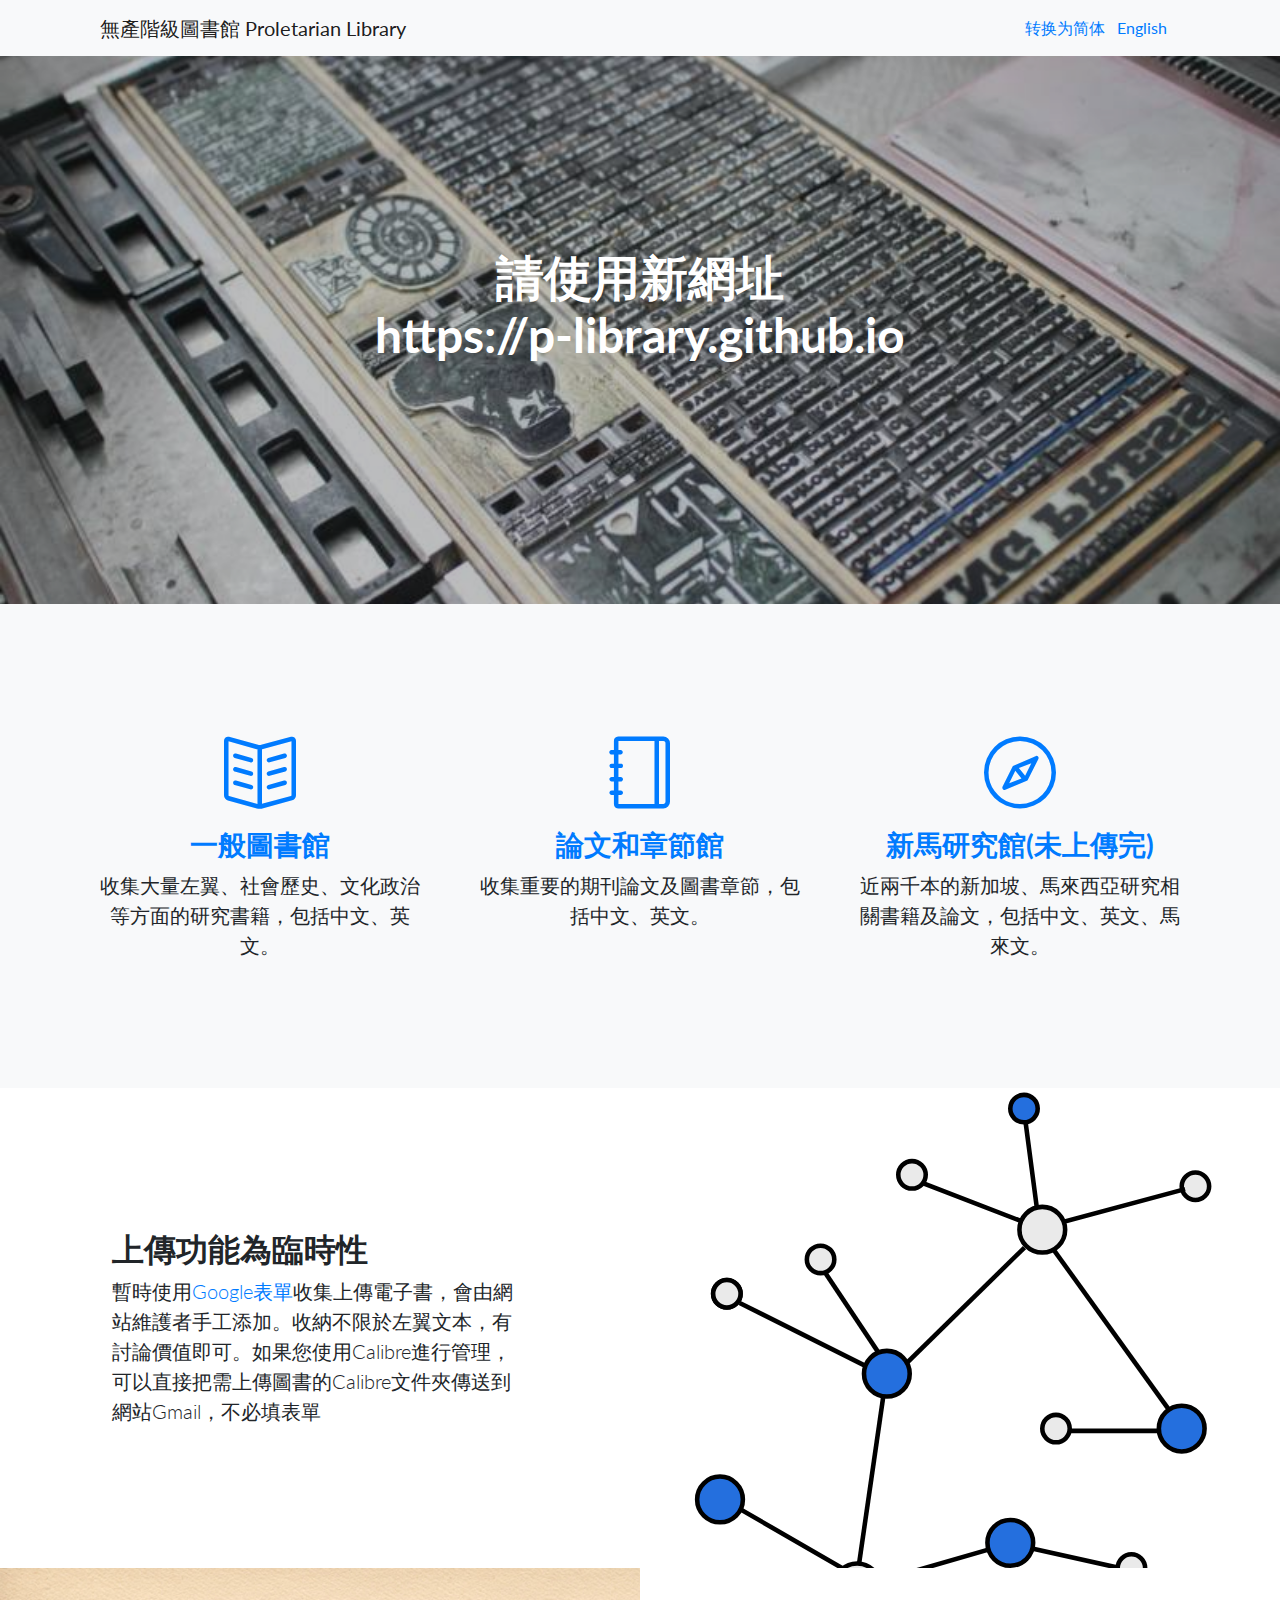
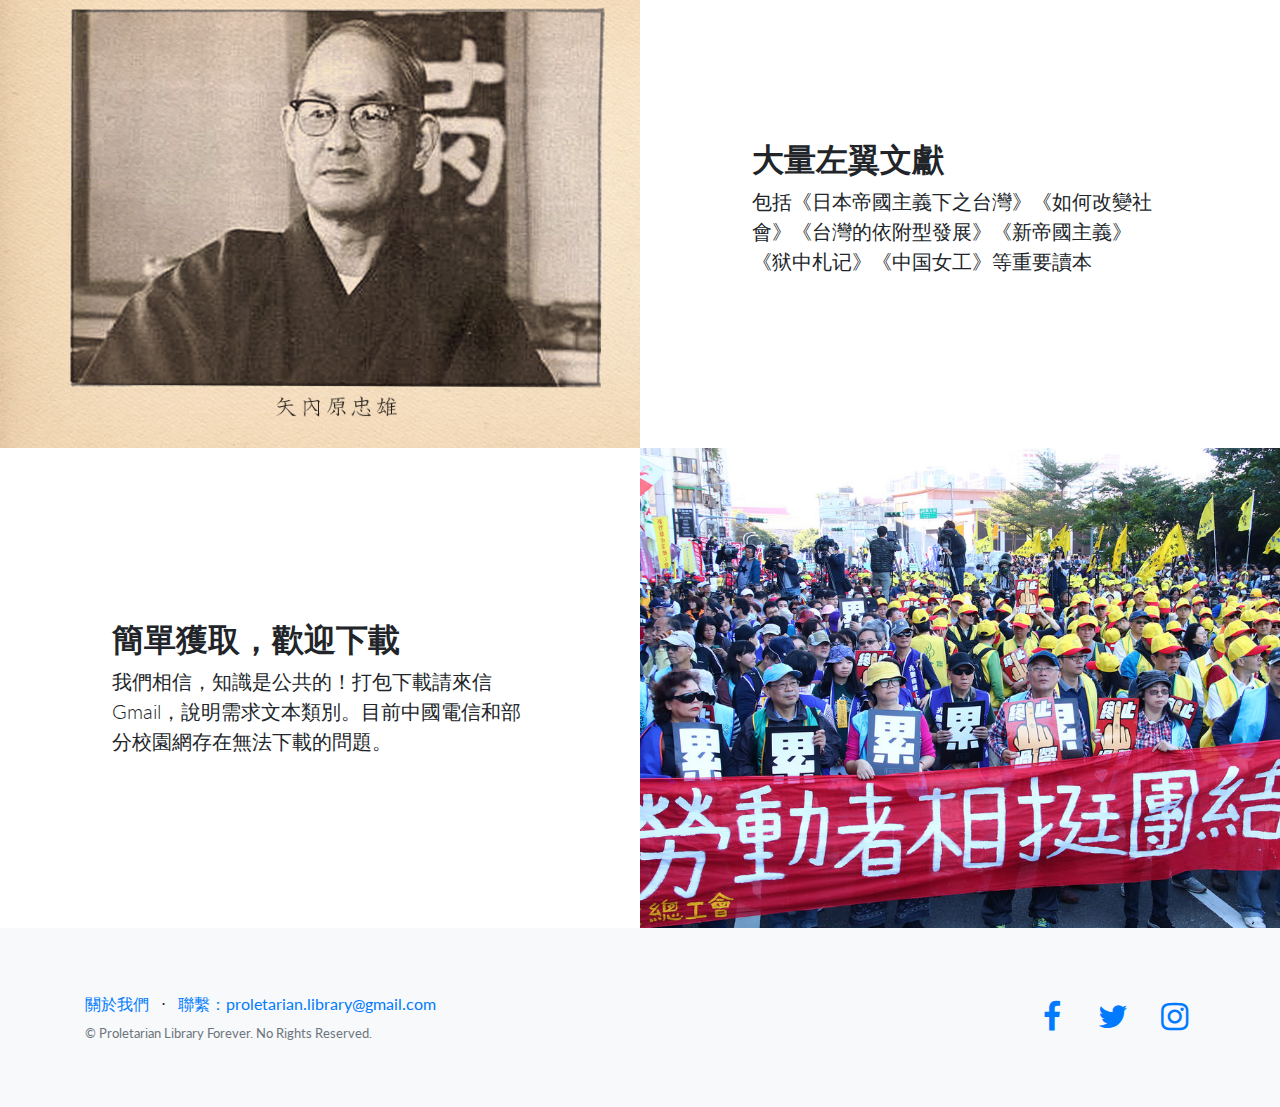
<file: index.html>
<!DOCTYPE html>
<html lang="zh-cmn-Hant">

  <head>
    <!-- Global site tag (gtag.js) - Google Analytics -->
    <script async src="https://www.googletagmanager.com/gtag/js?id=UA-118334359-1"></script>
    <script>
      window.dataLayer = window.dataLayer || [];
      function gtag(){dataLayer.push(arguments);}
      gtag('js', new Date());
    
      gtag('config', 'UA-118334359-1');
    </script>
    <script language="javascript" type="text/javascript">

      if (location.href == "https://b614103080.github.io/proletariat_library/") {
      	window.location.replace("https://p-library.github.io/");
      }
      if (location.href == "https://b614103080.github.io/proletariat_library/index.html") {
      	window.location.replace("https://p-library.github.io/index.html");
      }

    </script>

    <meta charset="utf-8">
    <meta name="viewport" content="width=device-width, initial-scale=1, shrink-to-fit=no">
    <meta name="description" content="">
    <meta name="author" content="">

    <title>無產階級圖書館 - 解放知識！</title>
    <link rel="Shortcut Icon" type="image/x-icon" href="favicon.ico" />

    <!-- Bootstrap core CSS -->
    <link href="vendor/bootstrap/css/bootstrap.min.css" rel="stylesheet">

    <!-- Custom fonts for this template -->
    <link href="vendor/font-awesome/css/font-awesome.min.css" rel="stylesheet" type="text/css">
    <link href="vendor/simple-line-icons/css/simple-line-icons.css" rel="stylesheet" type="text/css">
    <link href="https://fonts.googleapis.com/css?family=Lato:300,400,700,300italic,400italic,700italic" rel="stylesheet" type="text/css">

    <!-- Custom styles for this template -->
    <link href="css/landing-page.min.css" rel="stylesheet">

  </head>

  <body>
    <!-- Navigation -->
    <nav class="navbar navbar-light bg-light static-top">
      <div class="container">
        <div class="col-md-10">
        <a class="navbar-brand" href="#">無產階級圖書館 Proletarian Library</a>
        </div>
        <div class="col-md-2">
        <a id="translateLink" class="text-right"></a>
        <a href="en-index.html" class="text-right">&nbsp;&nbsp;English</a>
        </div>
      </div>
    </nav>

    <!-- Masthead -->
    <header class="masthead text-white text-center">
      <div class="overlay"></div>
      <div class="container">
        <div class="row">
          <div class="col-xl-9 mx-auto">
            <h1 class="mb-5" id="invitecode">請使用新網址<br><a style="color:white;"href="https://p-library.github.io">https://p-library.github.io</a></h1>
          </div>
          <div class="col-md-10 col-lg-8 col-xl-7 mx-auto">
            <form>
              <!-- div class="form-row">
                <div class="col-12 col-md-9 mb-2 mb-md-0">
                  <input type="text" class="form-control form-control-lg" placeholder="輸入">
                </div>
                <div class="col-12 col-md-3">
                  <button type="button" class="btn btn-block btn-lg btn-primary" onclick="myFunction()">申請</button>
                </div -->
              </div>
            </form>
          </div>
        </div>
      </div>
    </header>

    <!-- Icons Grid -->
    <section class="features-icons bg-light text-center">
      <div class="container">
        <div class="row">
          <div class="col-lg-4">
            <div class="features-icons-item mx-auto mb-5 mb-lg-0 mb-lg-3">
              <div class="features-icons-icon d-flex">
                <i class="icon-book-open m-auto text-primary" onclick="window.open('https://p-library.github.io/My_library_table.html');"></i>
              </div>
              <h3><a target="_blank" href="My_library_table.html">一般圖書館</a></h3>
              <p class="lead mb-0">收集大量左翼、社會歷史、文化政治等方面的研究書籍，包括中文、英文。</p>
            </div>
          </div>
          <div class="col-lg-4">
            <div class="features-icons-item mx-auto mb-5 mb-lg-0 mb-lg-3">
              <div class="features-icons-icon d-flex">
                <i class="icon-notebook m-auto text-primary" onclick="window.open('https://p-library.github.io/Articles_table.html');"></i>
              </div>
              <h3><a target="_blank" href="Articles_table.html">論文和章節館</a></h3>
              <p class="lead mb-0">收集重要的期刊論文及圖書章節，包括中文、英文。</p>
            </div>
          </div>
          <div class="col-lg-4">
            <div class="features-icons-item mx-auto mb-0 mb-lg-3">
              <div class="features-icons-icon d-flex">
                <i class="icon-compass m-auto text-primary" onclick="window.open('https://p-library.github.io/singapore-malaysia_table.html');"></i>
              </div>
              <h3><a target="_blank" href="SEA_table.html">新馬研究館(未上傳完)</a></h3>
              <p class="lead mb-0">近兩千本的新加坡、馬來西亞研究相關書籍及論文，包括中文、英文、馬來文。</p>
            </div>
          </div>
        </div>
      </div>
    </section>

    <!-- Image Showcases -->
    <section class="showcase">
      <div class="container-fluid p-0">
        <div class="row no-gutters">

          <div class="col-lg-6 order-lg-2 text-white showcase-img" style="background-image: url('img/bg-showcase-1.svg');"></div>
          <div class="col-lg-6 order-lg-1 my-auto showcase-text">
            <h2>上傳功能為臨時性</h2>
            <p class="lead mb-0">暫時使用<a href="https://goo.gl/forms/oBvACtaCFhS4mott1">Google表單</a>收集上傳電子書，會由網站維護者手工添加。收納不限於左翼文本，有討論價值即可。如果您使用Calibre進行管理，可以直接把需上傳圖書的Calibre文件夾傳送到網站Gmail，不必填表單</p>
          </div>
        </div>
        <div class="row no-gutters">
          <div class="col-lg-6 text-white showcase-img" style="background-image: url('img/bg-showcase-2.jpg');"></div>
          <div class="col-lg-6 my-auto showcase-text">
            <h2>大量左翼文獻</h2>
            <p class="lead mb-0">包括《日本帝國主義下之台灣》《如何改變社會》《台灣的依附型發展》《新帝國主義》《狱中札记》《中国女工》等重要讀本</p>
          </div>
        </div>
        <div class="row no-gutters">
          <div class="col-lg-6 order-lg-2 text-white showcase-img" style="background-image: url('img/bg-showcase-3.jpg');"></div>
          <div class="col-lg-6 order-lg-1 my-auto showcase-text">
            <h2>簡單獲取，歡迎下載</h2>
            <p class="lead mb-0">我們相信，知識是公共的！打包下載請來信Gmail，說明需求文本類別。目前中國電信和部分校園網存在無法下載的問題。</p>
          </div>
        </div>
      </div>
    </section>
    <!-- Testimonials
    <section class="testimonials text-center bg-light">
      <div class="container">
        <h2 class="mb-5">What people are saying...</h2>
        <div class="row">
          <div class="col-lg-4">
            <div class="testimonial-item mx-auto mb-5 mb-lg-0">
              <img class="img-fluid rounded-circle mb-3" src="img/testimonials-1.jpg" alt="">
              <h5>Margaret E.</h5>
              <p class="font-weight-light mb-0">"This is fantastic! Thanks so much guys!"</p>
            </div>
          </div>
          <div class="col-lg-4">
            <div class="testimonial-item mx-auto mb-5 mb-lg-0">
              <img class="img-fluid rounded-circle mb-3" src="img/testimonials-2.jpg" alt="">
              <h5>Fred S.</h5>
              <p class="font-weight-light mb-0">"Bootstrap is amazing. I've been using it to create lots of super nice landing pages."</p>
            </div>
          </div>
          <div class="col-lg-4">
            <div class="testimonial-item mx-auto mb-5 mb-lg-0">
              <img class="img-fluid rounded-circle mb-3" src="img/testimonials-3.jpg" alt="">
              <h5>Sarah	W.</h5>
              <p class="font-weight-light mb-0">"Thanks so much for making these free resources available to us!"</p>
            </div>
          </div>
        </div>
      </div>
    </section> 
    -->

    <!-- Call to Action
    <section class="call-to-action text-white text-center">
      <div class="overlay"></div>
      <div class="container">
        <div class="row">
          <div class="col-xl-9 mx-auto">
            <h2 class="mb-4" id="invitecode">有興趣? 輸入「我申請加入無產階級圖書館」來獲得邀請碼</h2>
          </div>
          <div class="col-md-10 col-lg-8 col-xl-7 mx-auto">
            <form>
              <div class="form-row">
                <div class="col-12 col-md-9 mb-2 mb-md-0">
                  <input type="text" class="form-control form-control-lg" placeholder="輸入">
                </div>
                <div class="col-12 col-md-3">
                  <button type="button" class="btn btn-block btn-lg btn-primary" onclick="myFunction()">申請!</button>
                </div>
              </div>
            </form>
          </div>
        </div>
      </div>
    </section>
    -->

    <!-- Footer -->
    <footer class="footer bg-light">
      <div class="container">
        <div class="row">
          <div class="col-lg-6 h-100 text-center text-lg-left my-auto">
            <ul class="list-inline mb-2">
              <li class="list-inline-item">
                <a href="https://p-library.github.io/about.html">關於我們</a>
              </li>
              <li class="list-inline-item">&sdot;</li>
              <li class="list-inline-item">
                <a href="#">聯繫：proletarian.library@gmail.com</a>
              </li>
            </ul>
            <p class="text-muted small mb-4 mb-lg-0">&copy; Proletarian Library Forever. No Rights Reserved.</p>
          </div>
          <div class="col-lg-6 h-100 text-center text-lg-right my-auto">
            <ul class="list-inline mb-0">
              <li class="list-inline-item mr-3">
                <a href="https://www.facebook.com/%E7%84%A1%E7%94%A2%E9%9A%8E%E7%B4%9A%E5%9C%96%E6%9B%B8%E9%A4%A8-1980817695581349">
                  <i class="fa fa-facebook fa-2x fa-fw"></i>
                </a>
              </li>
              <li class="list-inline-item mr-3">
                <a href="#">
                  <i class="fa fa-twitter fa-2x fa-fw"></i>
                </a>
              </li>
              <li class="list-inline-item">
                <a href="#">
                  <i class="fa fa-instagram fa-2x fa-fw"></i>
                </a>
              </li>
            </ul>
          </div>
        </div>
      </div>
    </footer>

    <!-- Bootstrap core JavaScript -->
    <script src="vendor/jquery/jquery.min.js"></script>
    <script src="vendor/bootstrap/js/bootstrap.bundle.min.js"></script>
    <script src="chinese_convert.js"></script>
    <script>
    var defaultEncoding = 1; // 預設語言：1-繁體中文 | 2-简体中文
    var translateDelay = 0;
    var cookieDomain = "https://b614103080.github.io/proletariat_library";  // 修改爲你的部落格地址
    var msgToTraditionalChinese = "轉換爲繁體";  // 簡轉繁時所顯示的文字
    var msgToSimplifiedChinese = "转换为简体";   // 繁转简时所显示的文字
    var translateButtonId = "translateLink";  // 「轉換」<A>鏈接標籤ID
    translateInitilization();
    </script>

  </body>

</html>
</file>
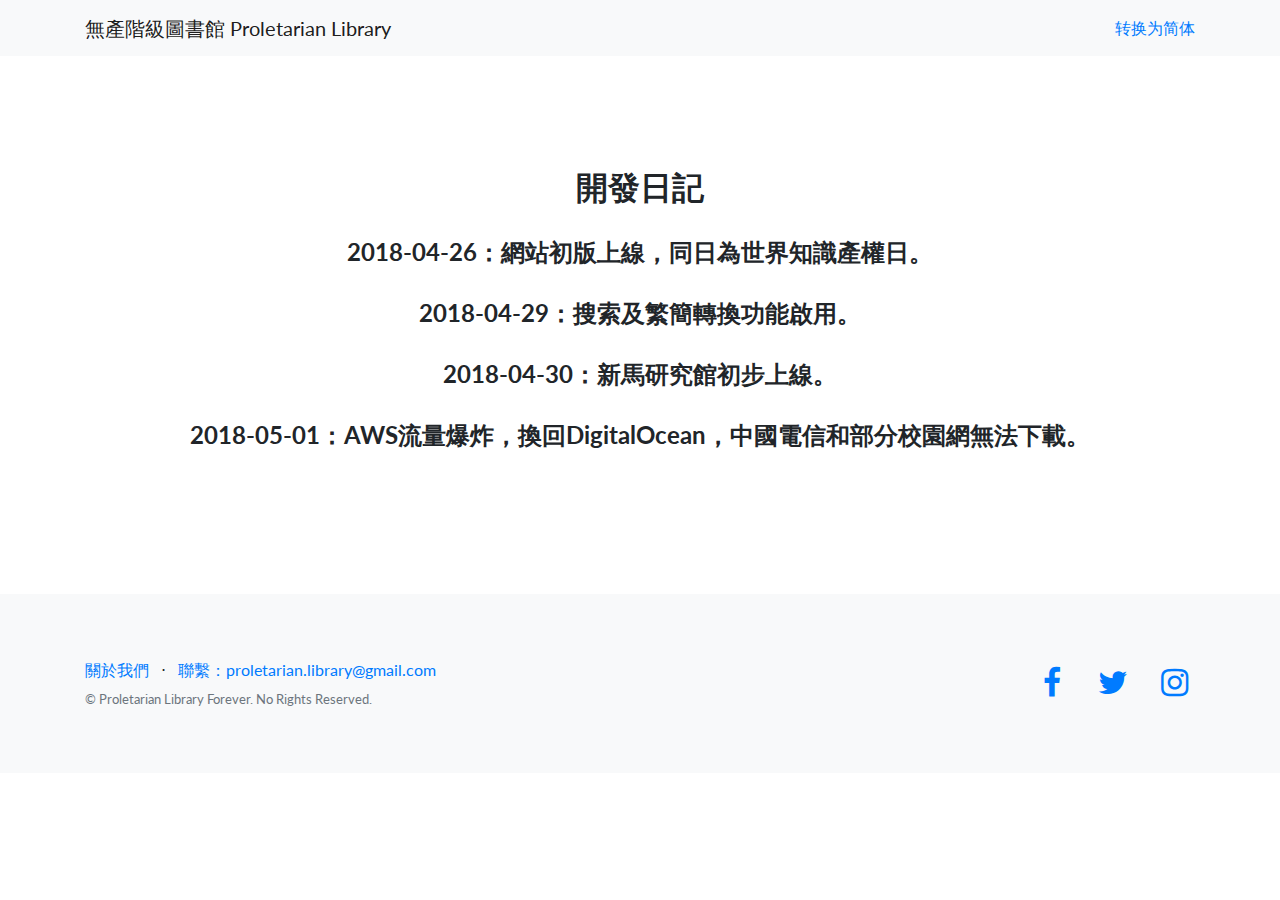
<file: about.html>
<!DOCTYPE html>
<html lang="zh-cmn-Hant">

  <head>
    <!-- Global site tag (gtag.js) - Google Analytics -->
    <script async src="https://www.googletagmanager.com/gtag/js?id=UA-118334359-1"></script>
    <script>
      window.dataLayer = window.dataLayer || [];
      function gtag(){dataLayer.push(arguments);}
      gtag('js', new Date());
    
      gtag('config', 'UA-118334359-1');
    </script>
    <script language="javascript" type="text/javascript">
      if (location.href == "https://b614103080.github.io/proletariat_library/about.html") {
      	window.location.replace("https://p-library.github.io/about.html");
      }
    </script>

    <meta charset="utf-8">
    <meta name="viewport" content="width=device-width, initial-scale=1, shrink-to-fit=no">
    <meta name="description" content="">
    <meta name="author" content="">

    <title>無產階級圖書館 - 解放知識！</title>
    <link rel="Shortcut Icon" type="image/x-icon" href="favicon.ico" />

    <!-- Bootstrap core CSS -->
    <link href="vendor/bootstrap/css/bootstrap.min.css" rel="stylesheet">

    <!-- Custom fonts for this template -->
    <link href="vendor/font-awesome/css/font-awesome.min.css" rel="stylesheet" type="text/css">
    <link href="vendor/simple-line-icons/css/simple-line-icons.css" rel="stylesheet" type="text/css">
    <link href="https://fonts.googleapis.com/css?family=Lato:300,400,700,300italic,400italic,700italic" rel="stylesheet" type="text/css">

    <!-- Custom styles for this template -->
    <link href="css/landing-page.min.css" rel="stylesheet">

  </head>

  <body>
    <!-- Navigation -->
    <nav class="navbar navbar-light bg-light static-top">
      <div class="container">
        <a class="navbar-brand" href="index.html">無產階級圖書館 Proletarian Library</a>
        <a id="translateLink"></a>
      </div>
    </nav>

    <section class="showcase">

      <div class="container-fluid p-0">

        <div class="col-lg-12 order-lg-1 my-auto showcase-text text-center">

          <h2>開發日記</h2><br>
  
          <h4>2018-04-26：網站初版上線，同日為世界知識產權日。</h4><br>
  
          <h4>2018-04-29：搜索及繁簡轉換功能啟用。</h4><br>

          <h4>2018-04-30：新馬研究館初步上線。</h4><br>

          <h4>2018-05-01：AWS流量爆炸，換回DigitalOcean，中國電信和部分校園網無法下載。</h4><br>

        </div>

      </div>

    </section>

    <!-- Footer -->
    <footer class="footer bg-light">
      <div class="container">
        <div class="row">
          <div class="col-lg-6 h-100 text-center text-lg-left my-auto">
            <ul class="list-inline mb-2">
              <li class="list-inline-item">
                <a href="about.html">關於我們</a>
              </li>
              <li class="list-inline-item">&sdot;</li>
              <li class="list-inline-item">
                <a href="#">聯繫：proletarian.library@gmail.com</a>
              </li>
            </ul>
            <p class="text-muted small mb-4 mb-lg-0">&copy; Proletarian Library Forever. No Rights Reserved.</p>
          </div>
          <div class="col-lg-6 h-100 text-center text-lg-right my-auto">
            <ul class="list-inline mb-0">
              <li class="list-inline-item mr-3">
                <a href="https://www.facebook.com/%E7%84%A1%E7%94%A2%E9%9A%8E%E7%B4%9A%E5%9C%96%E6%9B%B8%E9%A4%A8-1980817695581349">
                  <i class="fa fa-facebook fa-2x fa-fw"></i>
                </a>
              </li>
              <li class="list-inline-item mr-3">
                <a href="#">
                  <i class="fa fa-twitter fa-2x fa-fw"></i>
                </a>
              </li>
              <li class="list-inline-item">
                <a href="#">
                  <i class="fa fa-instagram fa-2x fa-fw"></i>
                </a>
              </li>
            </ul>
          </div>
        </div>
      </div>
    </footer>

    <!-- Bootstrap core JavaScript -->
    <script src="vendor/jquery/jquery.min.js"></script>
    <script src="vendor/bootstrap/js/bootstrap.bundle.min.js"></script>
    <script src="chinese_convert.js"></script>
    <script>
    var defaultEncoding = 1; // 預設語言：1-繁體中文 | 2-简体中文
    var translateDelay = 0;
    var cookieDomain = "https://b614103080.github.io/proletariat_library";  // 修改爲你的部落格地址
    var msgToTraditionalChinese = "轉換爲繁體";  // 簡轉繁時所顯示的文字
    var msgToSimplifiedChinese = "转换为简体";   // 繁转简时所显示的文字
    var translateButtonId = "translateLink";  // 「轉換」<A>鏈接標籤ID
    translateInitilization();
    </script>

  </body>

</html>
</file>
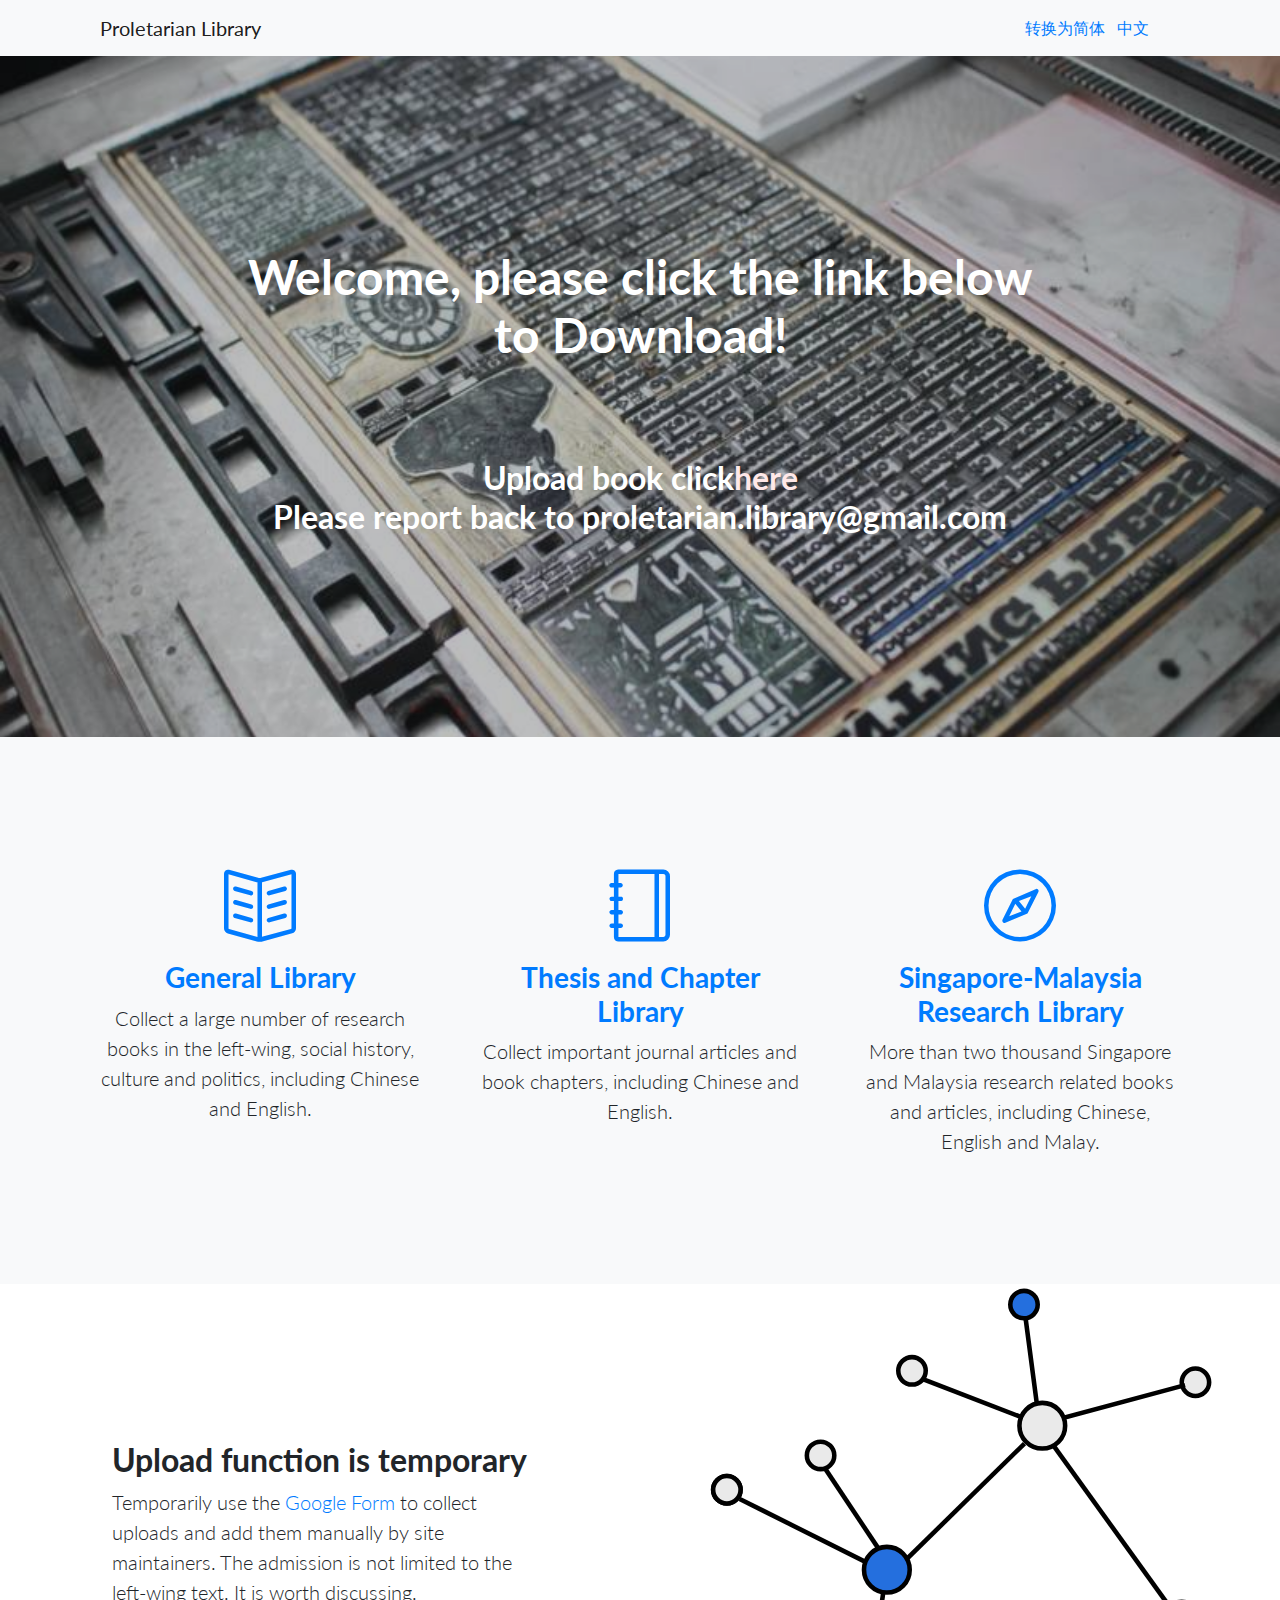
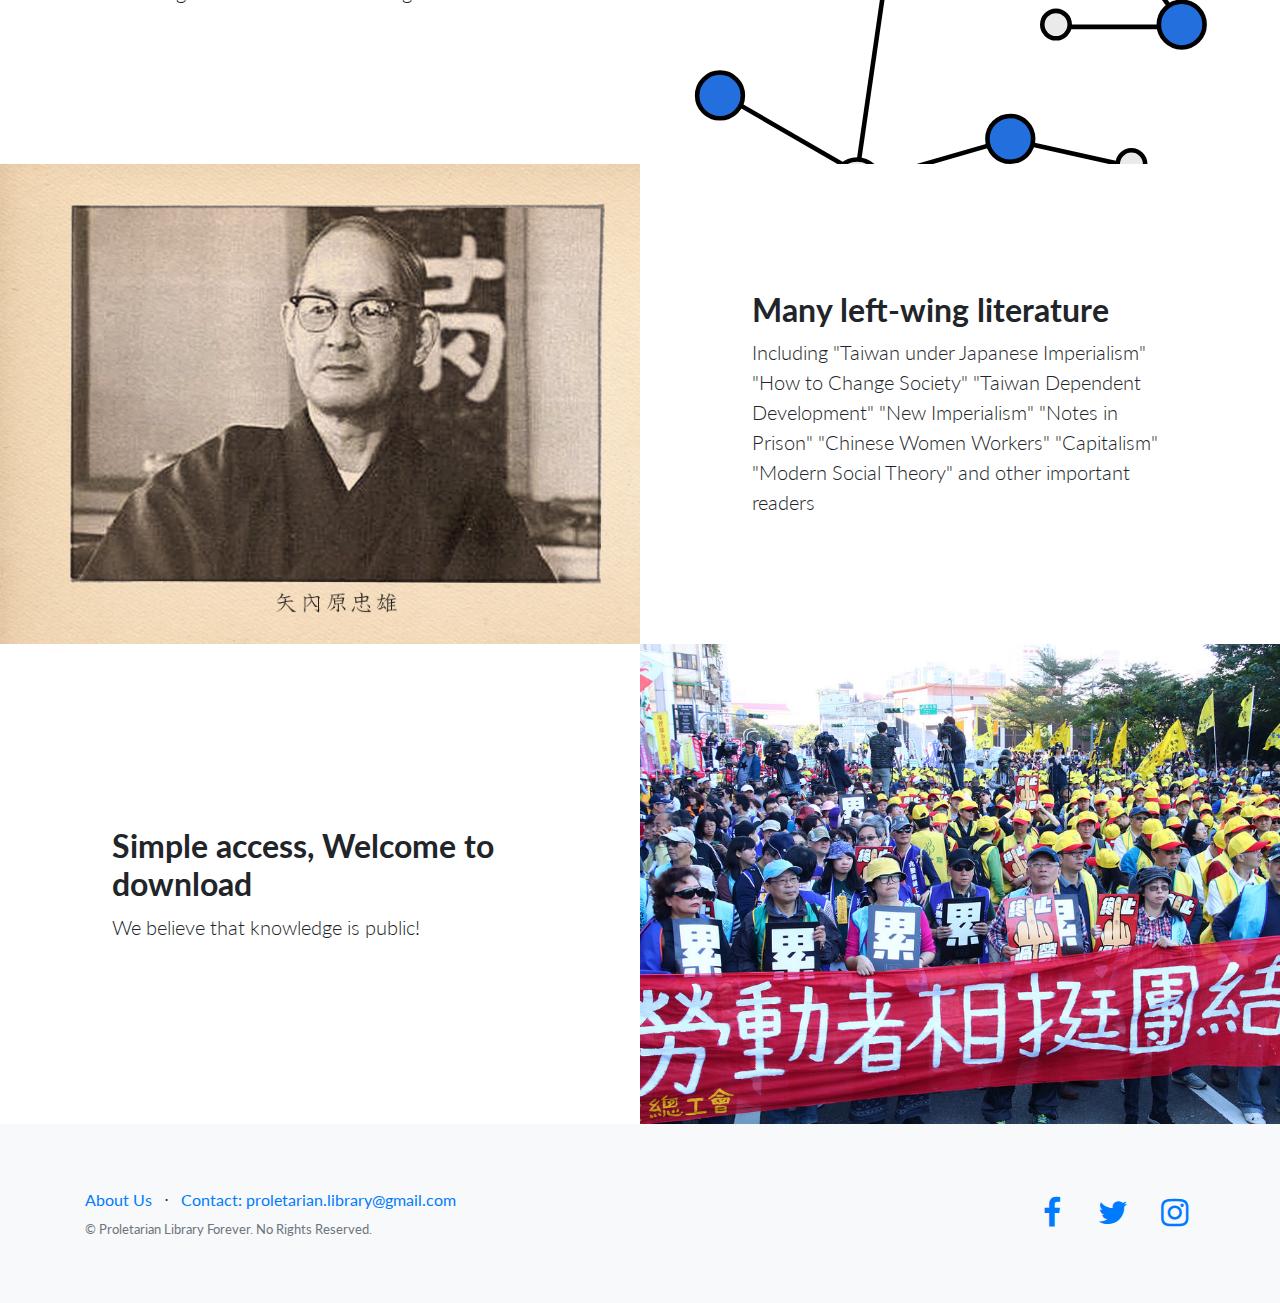
<file: en-index.html>
<!DOCTYPE html>
<html lang="en">

  <head>
    <!-- Global site tag (gtag.js) - Google Analytics -->
    <script async src="https://www.googletagmanager.com/gtag/js?id=UA-118334359-1"></script>
    <script>
      window.dataLayer = window.dataLayer || [];
      function gtag(){dataLayer.push(arguments);}
      gtag('js', new Date());
    
      gtag('config', 'UA-118334359-1');
    </script>


    <meta charset="utf-8">
    <meta name="viewport" content="width=device-width, initial-scale=1, shrink-to-fit=no">
    <meta name="description" content="">
    <meta name="author" content="">

    <title>無產階級圖書館 - 解放知識！</title>
    <link rel="Shortcut Icon" type="image/x-icon" href="favicon.ico" />

    <!-- Bootstrap core CSS -->
    <link href="vendor/bootstrap/css/bootstrap.min.css" rel="stylesheet">

    <!-- Custom fonts for this template -->
    <link href="vendor/font-awesome/css/font-awesome.min.css" rel="stylesheet" type="text/css">
    <link href="vendor/simple-line-icons/css/simple-line-icons.css" rel="stylesheet" type="text/css">
    <link href="https://fonts.googleapis.com/css?family=Lato:300,400,700,300italic,400italic,700italic" rel="stylesheet" type="text/css">

    <!-- Custom styles for this template -->
    <link href="css/landing-page.min.css" rel="stylesheet">

  </head>

  <body>
    <!-- Navigation -->
    <nav class="navbar navbar-light bg-light static-top">
      <div class="container">
        <div class="col-md-10">
        <a class="navbar-brand" href="#">Proletarian Library</a>
        </div>
        <div class="col-md-2">
        <a id="translateLink" class="text-right"></a>
        <a href="index.html" class="text-right">&nbsp;&nbsp;中文</a>
        </div>
      </div>
    </nav>

    <!-- Masthead -->
    <header class="masthead text-white text-center">
      <div class="overlay"></div>
      <div class="container">
        <div class="row">
          <div class="col-xl-9 mx-auto">
            <h1 class="mb-5" id="invitecode">Welcome, please click the link below to Download! </h1><br><br><h2>Upload book click<a style="color:#FFE8E8;" href="https:// goo.gl/forms/oBvACtaCFhS4mott1">here</a><br>Please report back to proletarian.library@gmail.com</h2>
          </div>
          <div class="col-md-10 col-lg-8 col-xl-7 mx-auto">
            <form>
              <!-- div class="form-row">
                <div class="col-12 col-md-9 mb-2 mb-md-0">
                  <input type="text" class="form-control form-control-lg" placeholder="輸入">
                </div>
                <div class="col-12 col-md-3">
                  <button type="button" class="btn btn-block btn-lg btn-primary" onclick="myFunction()">申請</button>
                </div -->
              </div>
            </form>
          </div>
        </div>
      </div>
    </header>

    <!-- Icons Grid -->
    <section class="features-icons bg-light text-center">
      <div class="container">
        <div class="row">
          <div class="col-lg-4">
            <div class="features-icons-item mx-auto mb-5 mb-lg-0 mb-lg-3">
              <div class="features-icons-icon d-flex">
                <i class="icon-book-open m-auto text-primary" onclick="window.open('My_library_table.html');"></i>
              </div>
              <h3><a target="_blank" href="My_library_table.html">General Library</a></h3>
              <p class="lead mb-0">Collect a large number of research books in the left-wing, social history, culture and politics, including Chinese and English.</p>
            </div>
          </div>
          <div class="col-lg-4">
            <div class="features-icons-item mx-auto mb-5 mb-lg-0 mb-lg-3">
              <div class="features-icons-icon d-flex">
                <i class="icon-notebook m-auto text-primary" onclick="window.open('Articles_table.html');"></i>
              </div>
              <h3><a target="_blank" href="Articles_table.html">Thesis and Chapter Library</a></h3>
              <p class="lead mb-0">Collect important journal articles and book chapters, including Chinese and English.</p>
            </div>
          </div>
          <div class="col-lg-4">
            <div class="features-icons-item mx-auto mb-0 mb-lg-3">
              <div class="features-icons-icon d-flex">
                <i class="icon-compass m-auto text-primary" onclick="window.open('singapore-malaysia_table.html');"></i>
              </div>
              <h3><a target="_blank" href="singapore-malaysia_table.html">Singapore-Malaysia Research Library</a></h3>
              <p class="lead mb-0">More than two thousand Singapore and Malaysia research related books and articles, including Chinese, English and Malay.</p>
            </div>
          </div>
        </div>
      </div>
    </section>

    <!-- Image Showcases -->
    <section class="showcase">
      <div class="container-fluid p-0">
        <div class="row no-gutters">

          <div class="col-lg-6 order-lg-2 text-white showcase-img" style="background-image: url('img/bg-showcase-1.svg');"></div>
          <div class="col-lg-6 order-lg-1 my-auto showcase-text">
            <h2>Upload function is temporary</h2>
            <p class="lead mb-0">Temporarily use the <a href="https://goo.gl/forms/oBvACtaCFhS4mott1">Google Form</a> to collect uploads and add them manually by site maintainers. The admission is not limited to the left-wing text. It is worth discussing.</p>
          </div>
        </div>
        <div class="row no-gutters">
          <div class="col-lg-6 text-white showcase-img" style="background-image: url('img/bg-showcase-2.jpg');"></div>
          <div class="col-lg-6 my-auto showcase-text">
            <h2>Many left-wing literature</h2>
            <p class="lead mb-0">Including "Taiwan under Japanese Imperialism" "How to Change Society" "Taiwan Dependent Development" "New Imperialism" "Notes in Prison" "Chinese Women Workers" "Capitalism" "Modern Social Theory" and other important readers</p>
          </div>
        </div>
        <div class="row no-gutters">
          <div class="col-lg-6 order-lg-2 text-white showcase-img" style="background-image: url('img/bg-showcase-3.jpg');"></div>
          <div class="col-lg-6 order-lg-1 my-auto showcase-text">
            <h2>Simple access, Welcome to download</h2>
            <p class="lead mb-0">We believe that knowledge is public!</p>
          </div>
        </div>
      </div>
    </section>
    <!-- Testimonials
    <section class="testimonials text-center bg-light">
      <div class="container">
        <h2 class="mb-5">What people are saying...</h2>
        <div class="row">
          <div class="col-lg-4">
            <div class="testimonial-item mx-auto mb-5 mb-lg-0">
              <img class="img-fluid rounded-circle mb-3" src="img/testimonials-1.jpg" alt="">
              <h5>Margaret E.</h5>
              <p class="font-weight-light mb-0">"This is fantastic! Thanks so much guys!"</p>
            </div>
          </div>
          <div class="col-lg-4">
            <div class="testimonial-item mx-auto mb-5 mb-lg-0">
              <img class="img-fluid rounded-circle mb-3" src="img/testimonials-2.jpg" alt="">
              <h5>Fred S.</h5>
              <p class="font-weight-light mb-0">"Bootstrap is amazing. I've been using it to create lots of super nice landing pages."</p>
            </div>
          </div>
          <div class="col-lg-4">
            <div class="testimonial-item mx-auto mb-5 mb-lg-0">
              <img class="img-fluid rounded-circle mb-3" src="img/testimonials-3.jpg" alt="">
              <h5>Sarah	W.</h5>
              <p class="font-weight-light mb-0">"Thanks so much for making these free resources available to us!"</p>
            </div>
          </div>
        </div>
      </div>
    </section> 
    -->

    <!-- Call to Action
    <section class="call-to-action text-white text-center">
      <div class="overlay"></div>
      <div class="container">
        <div class="row">
          <div class="col-xl-9 mx-auto">
            <h2 class="mb-4" id="invitecode">有興趣? 輸入「我申請加入無產階級圖書館」來獲得邀請碼</h2>
          </div>
          <div class="col-md-10 col-lg-8 col-xl-7 mx-auto">
            <form>
              <div class="form-row">
                <div class="col-12 col-md-9 mb-2 mb-md-0">
                  <input type="text" class="form-control form-control-lg" placeholder="輸入">
                </div>
                <div class="col-12 col-md-3">
                  <button type="button" class="btn btn-block btn-lg btn-primary" onclick="myFunction()">申請!</button>
                </div>
              </div>
            </form>
          </div>
        </div>
      </div>
    </section>
    -->

    <!-- Footer -->
    <footer class="footer bg-light">
      <div class="container">
        <div class="row">
          <div class="col-lg-6 h-100 text-center text-lg-left my-auto">
            <ul class="list-inline mb-2">
              <li class="list-inline-item">
                <a href="about.html">About Us</a>
              </li>
              <li class="list-inline-item">&sdot;</li>
              <li class="list-inline-item">
                <a href="#">Contact: proletarian.library@gmail.com</a>
              </li>
            </ul>
            <p class="text-muted small mb-4 mb-lg-0">&copy; Proletarian Library Forever. No Rights Reserved.</p>
          </div>
          <div class="col-lg-6 h-100 text-center text-lg-right my-auto">
            <ul class="list-inline mb-0">
              <li class="list-inline-item mr-3">
                <a href="https://www.facebook.com/%E7%84%A1%E7%94%A2%E9%9A%8E%E7%B4%9A%E5%9C%96%E6%9B%B8%E9%A4%A8-1980817695581349">
                  <i class="fa fa-facebook fa-2x fa-fw"></i>
                </a>
              </li>
              <li class="list-inline-item mr-3">
                <a href="#">
                  <i class="fa fa-twitter fa-2x fa-fw"></i>
                </a>
              </li>
              <li class="list-inline-item">
                <a href="#">
                  <i class="fa fa-instagram fa-2x fa-fw"></i>
                </a>
              </li>
            </ul>
          </div>
        </div>
      </div>
    </footer>

    <!-- Bootstrap core JavaScript -->
    <script src="vendor/jquery/jquery.min.js"></script>
    <script src="vendor/bootstrap/js/bootstrap.bundle.min.js"></script>
    <script src="chinese_convert.js"></script>
    <script>
    var defaultEncoding = 1; // 預設語言：1-繁體中文 | 2-简体中文
    var translateDelay = 0;
    var cookieDomain = "https://b614103080.github.io/proletariat_library";  // 修改爲你的部落格地址
    var msgToTraditionalChinese = "轉換爲繁體";  // 簡轉繁時所顯示的文字
    var msgToSimplifiedChinese = "转换为简体";   // 繁转简时所显示的文字
    var translateButtonId = "translateLink";  // 「轉換」<A>鏈接標籤ID
    translateInitilization();
    </script>

  </body>

</html>
</file>
<file: vendor/simple-line-icons/css/simple-line-icons.css>
@font-face {
  font-family: 'simple-line-icons';
  src: url('../fonts/Simple-Line-Icons.eot?v=2.4.0');
  src: url('../fonts/Simple-Line-Icons.eot?v=2.4.0#iefix') format('embedded-opentype'), url('../fonts/Simple-Line-Icons.woff2?v=2.4.0') format('woff2'), url('../fonts/Simple-Line-Icons.ttf?v=2.4.0') format('truetype'), url('../fonts/Simple-Line-Icons.woff?v=2.4.0') format('woff'), url('../fonts/Simple-Line-Icons.svg?v=2.4.0#simple-line-icons') format('svg');
  font-weight: normal;
  font-style: normal;
}
/*
 Use the following CSS code if you want to have a class per icon.
 Instead of a list of all class selectors, you can use the generic [class*="icon-"] selector, but it's slower:
*/
.icon-user,
.icon-people,
.icon-user-female,
.icon-user-follow,
.icon-user-following,
.icon-user-unfollow,
.icon-login,
.icon-logout,
.icon-emotsmile,
.icon-phone,
.icon-call-end,
.icon-call-in,
.icon-call-out,
.icon-map,
.icon-location-pin,
.icon-direction,
.icon-directions,
.icon-compass,
.icon-layers,
.icon-menu,
.icon-list,
.icon-options-vertical,
.icon-options,
.icon-arrow-down,
.icon-arrow-left,
.icon-arrow-right,
.icon-arrow-up,
.icon-arrow-up-circle,
.icon-arrow-left-circle,
.icon-arrow-right-circle,
.icon-arrow-down-circle,
.icon-check,
.icon-clock,
.icon-plus,
.icon-minus,
.icon-close,
.icon-event,
.icon-exclamation,
.icon-organization,
.icon-trophy,
.icon-screen-smartphone,
.icon-screen-desktop,
.icon-plane,
.icon-notebook,
.icon-mustache,
.icon-mouse,
.icon-magnet,
.icon-energy,
.icon-disc,
.icon-cursor,
.icon-cursor-move,
.icon-crop,
.icon-chemistry,
.icon-speedometer,
.icon-shield,
.icon-screen-tablet,
.icon-magic-wand,
.icon-hourglass,
.icon-graduation,
.icon-ghost,
.icon-game-controller,
.icon-fire,
.icon-eyeglass,
.icon-envelope-open,
.icon-envelope-letter,
.icon-bell,
.icon-badge,
.icon-anchor,
.icon-wallet,
.icon-vector,
.icon-speech,
.icon-puzzle,
.icon-printer,
.icon-present,
.icon-playlist,
.icon-pin,
.icon-picture,
.icon-handbag,
.icon-globe-alt,
.icon-globe,
.icon-folder-alt,
.icon-folder,
.icon-film,
.icon-feed,
.icon-drop,
.icon-drawer,
.icon-docs,
.icon-doc,
.icon-diamond,
.icon-cup,
.icon-calculator,
.icon-bubbles,
.icon-briefcase,
.icon-book-open,
.icon-basket-loaded,
.icon-basket,
.icon-bag,
.icon-action-undo,
.icon-action-redo,
.icon-wrench,
.icon-umbrella,
.icon-trash,
.icon-tag,
.icon-support,
.icon-frame,
.icon-size-fullscreen,
.icon-size-actual,
.icon-shuffle,
.icon-share-alt,
.icon-share,
.icon-rocket,
.icon-question,
.icon-pie-chart,
.icon-pencil,
.icon-note,
.icon-loop,
.icon-home,
.icon-grid,
.icon-graph,
.icon-microphone,
.icon-music-tone-alt,
.icon-music-tone,
.icon-earphones-alt,
.icon-earphones,
.icon-equalizer,
.icon-like,
.icon-dislike,
.icon-control-start,
.icon-control-rewind,
.icon-control-play,
.icon-control-pause,
.icon-control-forward,
.icon-control-end,
.icon-volume-1,
.icon-volume-2,
.icon-volume-off,
.icon-calendar,
.icon-bulb,
.icon-chart,
.icon-ban,
.icon-bubble,
.icon-camrecorder,
.icon-camera,
.icon-cloud-download,
.icon-cloud-upload,
.icon-envelope,
.icon-eye,
.icon-flag,
.icon-heart,
.icon-info,
.icon-key,
.icon-link,
.icon-lock,
.icon-lock-open,
.icon-magnifier,
.icon-magnifier-add,
.icon-magnifier-remove,
.icon-paper-clip,
.icon-paper-plane,
.icon-power,
.icon-refresh,
.icon-reload,
.icon-settings,
.icon-star,
.icon-symbol-female,
.icon-symbol-male,
.icon-target,
.icon-credit-card,
.icon-paypal,
.icon-social-tumblr,
.icon-social-twitter,
.icon-social-facebook,
.icon-social-instagram,
.icon-social-linkedin,
.icon-social-pinterest,
.icon-social-github,
.icon-social-google,
.icon-social-reddit,
.icon-social-skype,
.icon-social-dribbble,
.icon-social-behance,
.icon-social-foursqare,
.icon-social-soundcloud,
.icon-social-spotify,
.icon-social-stumbleupon,
.icon-social-youtube,
.icon-social-dropbox,
.icon-social-vkontakte,
.icon-social-steam {
  font-family: 'simple-line-icons';
  speak: none;
  font-style: normal;
  font-weight: normal;
  font-variant: normal;
  text-transform: none;
  line-height: 1;
  /* Better Font Rendering =========== */
  -webkit-font-smoothing: antialiased;
  -moz-osx-font-smoothing: grayscale;
}
.icon-user:before {
  content: "\e005";
}
.icon-people:before {
  content: "\e001";
}
.icon-user-female:before {
  content: "\e000";
}
.icon-user-follow:before {
  content: "\e002";
}
.icon-user-following:before {
  content: "\e003";
}
.icon-user-unfollow:before {
  content: "\e004";
}
.icon-login:before {
  content: "\e066";
}
.icon-logout:before {
  content: "\e065";
}
.icon-emotsmile:before {
  content: "\e021";
}
.icon-phone:before {
  content: "\e600";
}
.icon-call-end:before {
  content: "\e048";
}
.icon-call-in:before {
  content: "\e047";
}
.icon-call-out:before {
  content: "\e046";
}
.icon-map:before {
  content: "\e033";
}
.icon-location-pin:before {
  content: "\e096";
}
.icon-direction:before {
  content: "\e042";
}
.icon-directions:before {
  content: "\e041";
}
.icon-compass:before {
  content: "\e045";
}
.icon-layers:before {
  content: "\e034";
}
.icon-menu:before {
  content: "\e601";
}
.icon-list:before {
  content: "\e067";
}
.icon-options-vertical:before {
  content: "\e602";
}
.icon-options:before {
  content: "\e603";
}
.icon-arrow-down:before {
  content: "\e604";
}
.icon-arrow-left:before {
  content: "\e605";
}
.icon-arrow-right:before {
  content: "\e606";
}
.icon-arrow-up:before {
  content: "\e607";
}
.icon-arrow-up-circle:before {
  content: "\e078";
}
.icon-arrow-left-circle:before {
  content: "\e07a";
}
.icon-arrow-right-circle:before {
  content: "\e079";
}
.icon-arrow-down-circle:before {
  content: "\e07b";
}
.icon-check:before {
  content: "\e080";
}
.icon-clock:before {
  content: "\e081";
}
.icon-plus:before {
  content: "\e095";
}
.icon-minus:before {
  content: "\e615";
}
.icon-close:before {
  content: "\e082";
}
.icon-event:before {
  content: "\e619";
}
.icon-exclamation:before {
  content: "\e617";
}
.icon-organization:before {
  content: "\e616";
}
.icon-trophy:before {
  content: "\e006";
}
.icon-screen-smartphone:before {
  content: "\e010";
}
.icon-screen-desktop:before {
  content: "\e011";
}
.icon-plane:before {
  content: "\e012";
}
.icon-notebook:before {
  content: "\e013";
}
.icon-mustache:before {
  content: "\e014";
}
.icon-mouse:before {
  content: "\e015";
}
.icon-magnet:before {
  content: "\e016";
}
.icon-energy:before {
  content: "\e020";
}
.icon-disc:before {
  content: "\e022";
}
.icon-cursor:before {
  content: "\e06e";
}
.icon-cursor-move:before {
  content: "\e023";
}
.icon-crop:before {
  content: "\e024";
}
.icon-chemistry:before {
  content: "\e026";
}
.icon-speedometer:before {
  content: "\e007";
}
.icon-shield:before {
  content: "\e00e";
}
.icon-screen-tablet:before {
  content: "\e00f";
}
.icon-magic-wand:before {
  content: "\e017";
}
.icon-hourglass:before {
  content: "\e018";
}
.icon-graduation:before {
  content: "\e019";
}
.icon-ghost:before {
  content: "\e01a";
}
.icon-game-controller:before {
  content: "\e01b";
}
.icon-fire:before {
  content: "\e01c";
}
.icon-eyeglass:before {
  content: "\e01d";
}
.icon-envelope-open:before {
  content: "\e01e";
}
.icon-envelope-letter:before {
  content: "\e01f";
}
.icon-bell:before {
  content: "\e027";
}
.icon-badge:before {
  content: "\e028";
}
.icon-anchor:before {
  content: "\e029";
}
.icon-wallet:before {
  content: "\e02a";
}
.icon-vector:before {
  content: "\e02b";
}
.icon-speech:before {
  content: "\e02c";
}
.icon-puzzle:before {
  content: "\e02d";
}
.icon-printer:before {
  content: "\e02e";
}
.icon-present:before {
  content: "\e02f";
}
.icon-playlist:before {
  content: "\e030";
}
.icon-pin:before {
  content: "\e031";
}
.icon-picture:before {
  content: "\e032";
}
.icon-handbag:before {
  content: "\e035";
}
.icon-globe-alt:before {
  content: "\e036";
}
.icon-globe:before {
  content: "\e037";
}
.icon-folder-alt:before {
  content: "\e039";
}
.icon-folder:before {
  content: "\e089";
}
.icon-film:before {
  content: "\e03a";
}
.icon-feed:before {
  content: "\e03b";
}
.icon-drop:before {
  content: "\e03e";
}
.icon-drawer:before {
  content: "\e03f";
}
.icon-docs:before {
  content: "\e040";
}
.icon-doc:before {
  content: "\e085";
}
.icon-diamond:before {
  content: "\e043";
}
.icon-cup:before {
  content: "\e044";
}
.icon-calculator:before {
  content: "\e049";
}
.icon-bubbles:before {
  content: "\e04a";
}
.icon-briefcase:before {
  content: "\e04b";
}
.icon-book-open:before {
  content: "\e04c";
}
.icon-basket-loaded:before {
  content: "\e04d";
}
.icon-basket:before {
  content: "\e04e";
}
.icon-bag:before {
  content: "\e04f";
}
.icon-action-undo:before {
  content: "\e050";
}
.icon-action-redo:before {
  content: "\e051";
}
.icon-wrench:before {
  content: "\e052";
}
.icon-umbrella:before {
  content: "\e053";
}
.icon-trash:before {
  content: "\e054";
}
.icon-tag:before {
  content: "\e055";
}
.icon-support:before {
  content: "\e056";
}
.icon-frame:before {
  content: "\e038";
}
.icon-size-fullscreen:before {
  content: "\e057";
}
.icon-size-actual:before {
  content: "\e058";
}
.icon-shuffle:before {
  content: "\e059";
}
.icon-share-alt:before {
  content: "\e05a";
}
.icon-share:before {
  content: "\e05b";
}
.icon-rocket:before {
  content: "\e05c";
}
.icon-question:before {
  content: "\e05d";
}
.icon-pie-chart:before {
  content: "\e05e";
}
.icon-pencil:before {
  content: "\e05f";
}
.icon-note:before {
  content: "\e060";
}
.icon-loop:before {
  content: "\e064";
}
.icon-home:before {
  content: "\e069";
}
.icon-grid:before {
  content: "\e06a";
}
.icon-graph:before {
  content: "\e06b";
}
.icon-microphone:before {
  content: "\e063";
}
.icon-music-tone-alt:before {
  content: "\e061";
}
.icon-music-tone:before {
  content: "\e062";
}
.icon-earphones-alt:before {
  content: "\e03c";
}
.icon-earphones:before {
  content: "\e03d";
}
.icon-equalizer:before {
  content: "\e06c";
}
.icon-like:before {
  content: "\e068";
}
.icon-dislike:before {
  content: "\e06d";
}
.icon-control-start:before {
  content: "\e06f";
}
.icon-control-rewind:before {
  content: "\e070";
}
.icon-control-play:before {
  content: "\e071";
}
.icon-control-pause:before {
  content: "\e072";
}
.icon-control-forward:before {
  content: "\e073";
}
.icon-control-end:before {
  content: "\e074";
}
.icon-volume-1:before {
  content: "\e09f";
}
.icon-volume-2:before {
  content: "\e0a0";
}
.icon-volume-off:before {
  content: "\e0a1";
}
.icon-calendar:before {
  content: "\e075";
}
.icon-bulb:before {
  content: "\e076";
}
.icon-chart:before {
  content: "\e077";
}
.icon-ban:before {
  content: "\e07c";
}
.icon-bubble:before {
  content: "\e07d";
}
.icon-camrecorder:before {
  content: "\e07e";
}
.icon-camera:before {
  content: "\e07f";
}
.icon-cloud-download:before {
  content: "\e083";
}
.icon-cloud-upload:before {
  content: "\e084";
}
.icon-envelope:before {
  content: "\e086";
}
.icon-eye:before {
  content: "\e087";
}
.icon-flag:before {
  content: "\e088";
}
.icon-heart:before {
  content: "\e08a";
}
.icon-info:before {
  content: "\e08b";
}
.icon-key:before {
  content: "\e08c";
}
.icon-link:before {
  content: "\e08d";
}
.icon-lock:before {
  content: "\e08e";
}
.icon-lock-open:before {
  content: "\e08f";
}
.icon-magnifier:before {
  content: "\e090";
}
.icon-magnifier-add:before {
  content: "\e091";
}
.icon-magnifier-remove:before {
  content: "\e092";
}
.icon-paper-clip:before {
  content: "\e093";
}
.icon-paper-plane:before {
  content: "\e094";
}
.icon-power:before {
  content: "\e097";
}
.icon-refresh:before {
  content: "\e098";
}
.icon-reload:before {
  content: "\e099";
}
.icon-settings:before {
  content: "\e09a";
}
.icon-star:before {
  content: "\e09b";
}
.icon-symbol-female:before {
  content: "\e09c";
}
.icon-symbol-male:before {
  content: "\e09d";
}
.icon-target:before {
  content: "\e09e";
}
.icon-credit-card:before {
  content: "\e025";
}
.icon-paypal:before {
  content: "\e608";
}
.icon-social-tumblr:before {
  content: "\e00a";
}
.icon-social-twitter:before {
  content: "\e009";
}
.icon-social-facebook:before {
  content: "\e00b";
}
.icon-social-instagram:before {
  content: "\e609";
}
.icon-social-linkedin:before {
  content: "\e60a";
}
.icon-social-pinterest:before {
  content: "\e60b";
}
.icon-social-github:before {
  content: "\e60c";
}
.icon-social-google:before {
  content: "\e60d";
}
.icon-social-reddit:before {
  content: "\e60e";
}
.icon-social-skype:before {
  content: "\e60f";
}
.icon-social-dribbble:before {
  content: "\e00d";
}
.icon-social-behance:before {
  content: "\e610";
}
.icon-social-foursqare:before {
  content: "\e611";
}
.icon-social-soundcloud:before {
  content: "\e612";
}
.icon-social-spotify:before {
  content: "\e613";
}
.icon-social-stumbleupon:before {
  content: "\e614";
}
.icon-social-youtube:before {
  content: "\e008";
}
.icon-social-dropbox:before {
  content: "\e00c";
}
.icon-social-vkontakte:before {
  content: "\e618";
}
.icon-social-steam:before {
  content: "\e620";
}
</file>
<file: css/landing-page.min.css>
body{font-family:Lato,'Helvetica Neue',Helvetica,Arial,sans-serif}h1,h2,h3,h4,h5,h6{font-family:Lato,'Helvetica Neue',Helvetica,Arial,sans-serif;font-weight:700}header.masthead{position:relative;background-color:#343a40;background:url(../img/bg-masthead.jpg) no-repeat center center;-webkit-background-size:cover;-moz-background-size:cover;-o-background-size:cover;background-size:cover;padding-top:8rem;padding-bottom:8rem}header.masthead .overlay{position:absolute;background-color:#212529;height:100%;width:100%;top:0;left:0;opacity:.3}header.masthead h1{font-size:2rem}@media (min-width:768px){header.masthead{padding-top:12rem;padding-bottom:12rem}header.masthead h1{font-size:3rem}}.showcase .showcase-text{padding:3rem}.showcase .showcase-img{min-height:30rem;background-size:cover}@media (min-width:768px){.showcase .showcase-text{padding:7rem}}.features-icons{padding-top:7rem;padding-bottom:7rem}.features-icons .features-icons-item{max-width:20rem}.features-icons .features-icons-item .features-icons-icon{height:7rem}.features-icons .features-icons-item .features-icons-icon i{font-size:4.5rem}.features-icons .features-icons-item:hover .features-icons-icon i{font-size:5rem}.testimonials{padding-top:7rem;padding-bottom:7rem}.testimonials .testimonial-item{max-width:18rem}.testimonials .testimonial-item img{max-width:12rem;box-shadow:0 5px 5px 0 #adb5bd}.call-to-action{position:relative;background-color:#343a40;background:url(../img/bg-masthead.jpg) no-repeat center center;-webkit-background-size:cover;-moz-background-size:cover;-o-background-size:cover;background-size:cover;padding-top:7rem;padding-bottom:7rem}.call-to-action .overlay{position:absolute;background-color:#212529;height:100%;width:100%;top:0;left:0;opacity:.3}footer.footer{padding-top:4rem;padding-bottom:4rem}

#myInput {
    background-image: url('../img/searchicon.png'); /* 搜索按钮 */
    background-position: 10px 12px; /* 定位搜索按钮 */
    background-repeat: no-repeat; /* 不重复图片 */
    width: 100%;
    font-size: 19px;
    padding: 12px 20px 12px 40px;
    border: 1px solid #ddd;
    margin-bottom: 12px; 
}
 
#myTable {
    border-collapse: collapse; 
    width: 100%; 
    border: 1px solid #ddd;
    font-size: 18px; 
}
 
#myTable th, #myTable td {
    text-align: left;
    padding: 12px;
}
 
#myTable tr {
    /* 表格添加边框 */
    border-bottom: 1px solid #ddd; 
}
 
#myTable tr.header, #myTable tr:hover {
    /* 表头及鼠标移动过 tr 时添加背景 */
    background-color: #f1f1f1;
}
</file>
